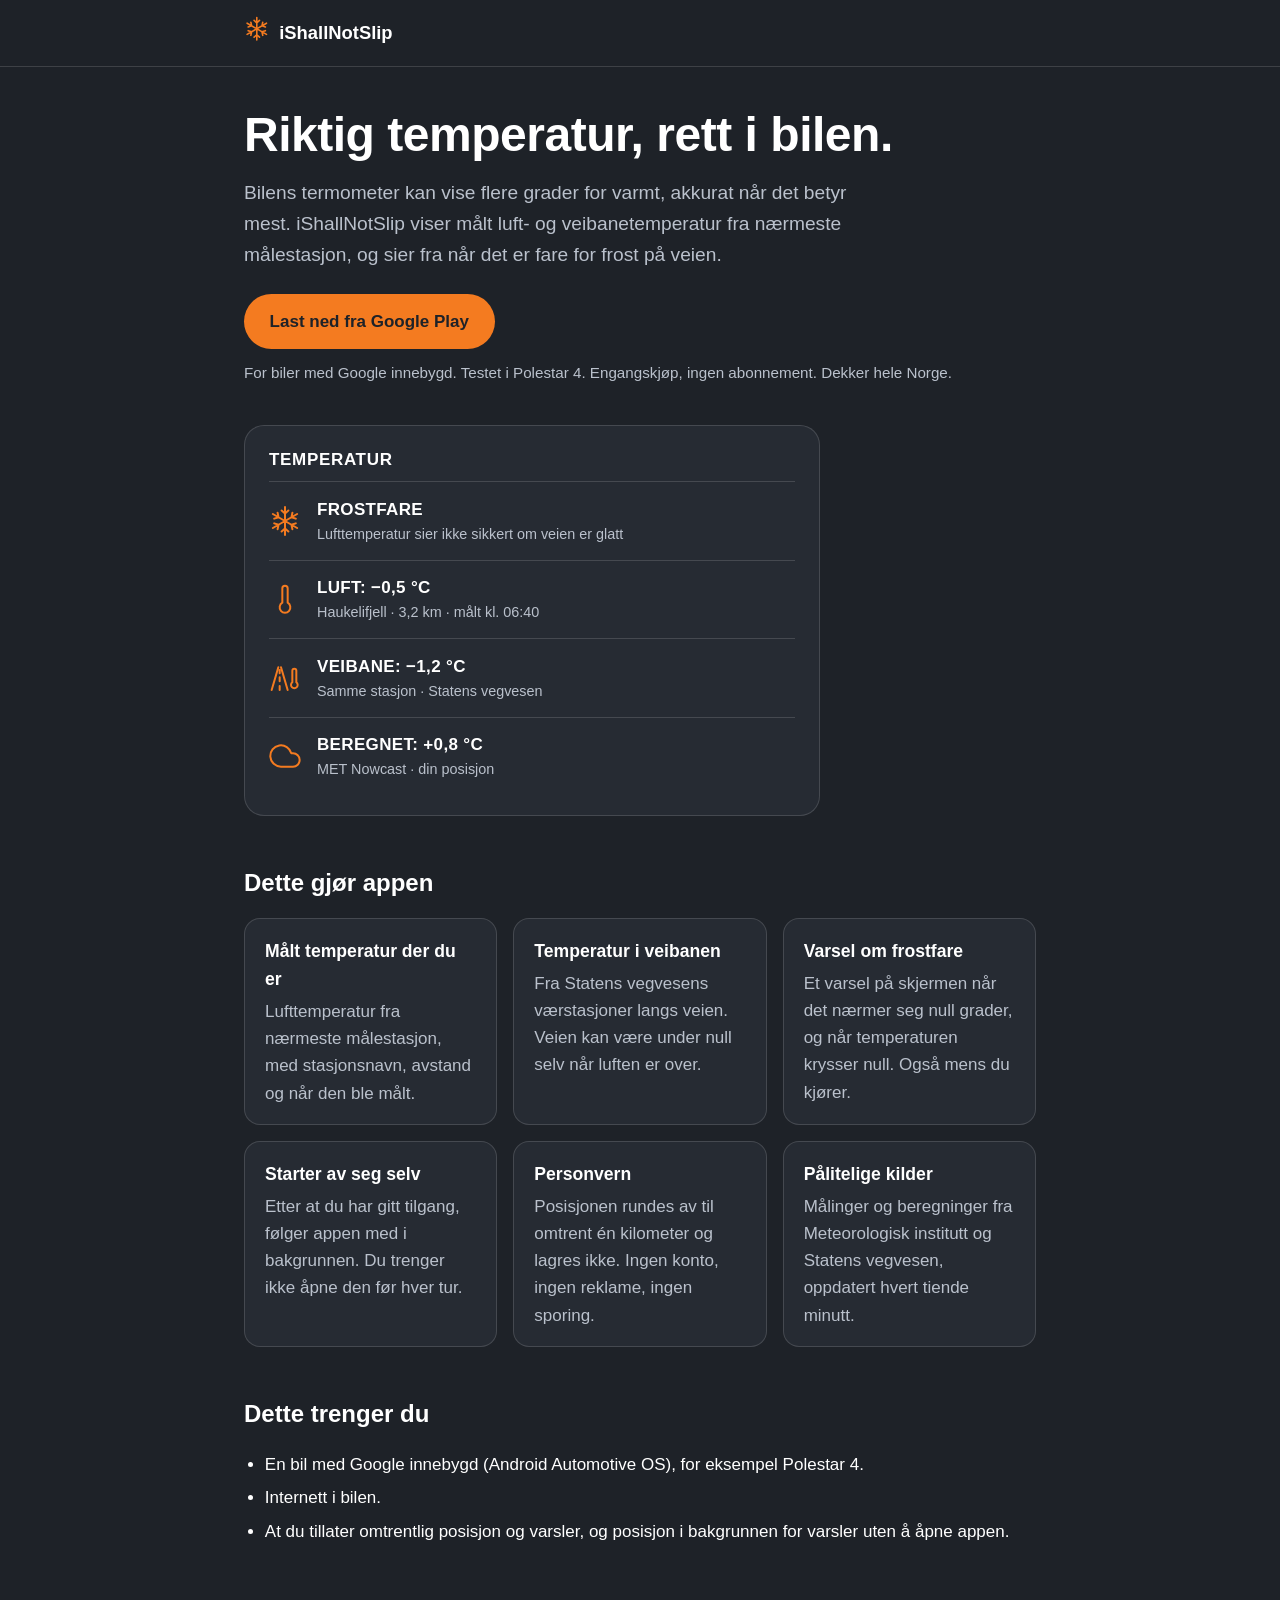
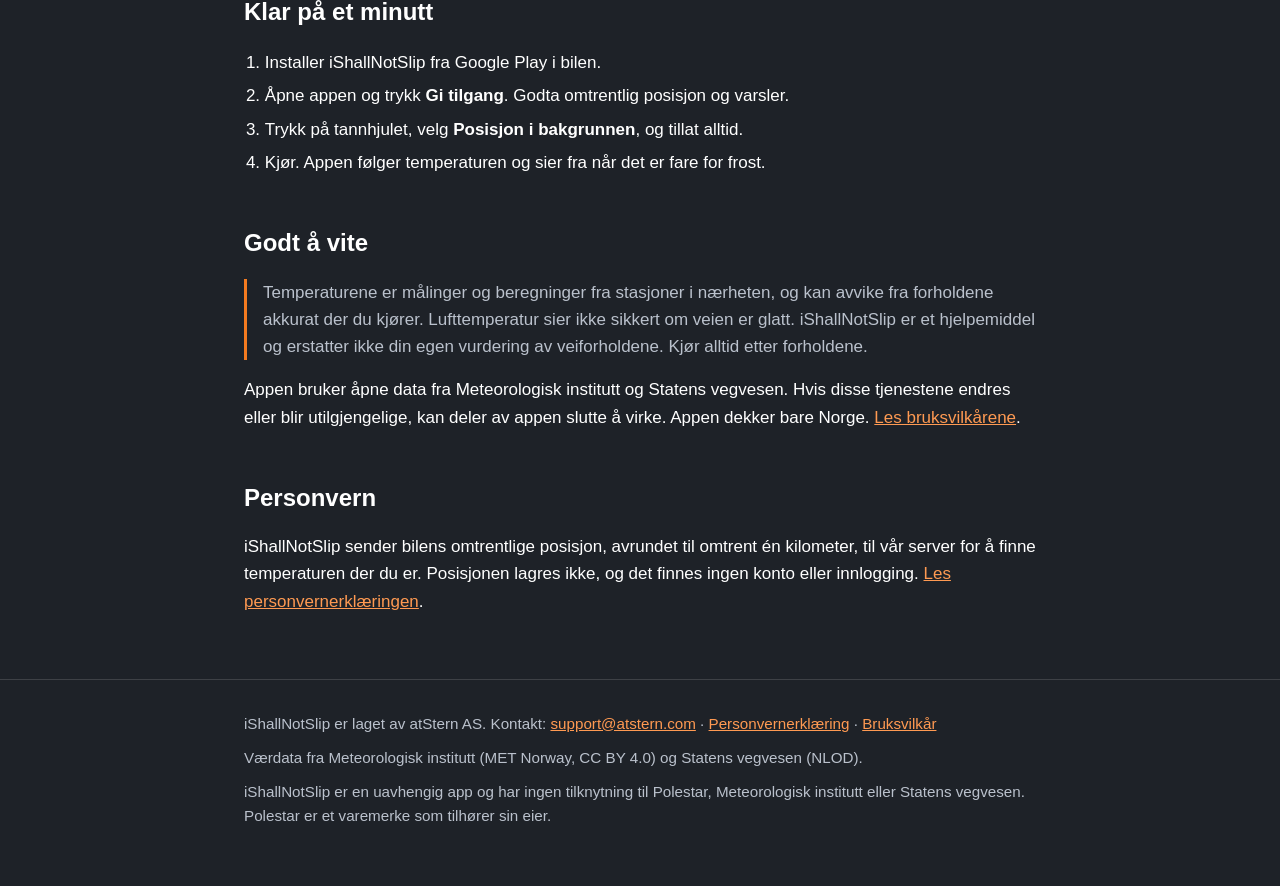
<file: index.html>
<!doctype html>
<html lang="nb">
<head>
<meta charset="utf-8">
<meta name="viewport" content="width=device-width, initial-scale=1">
<title>iShallNotSlip – riktig temperatur, rett i bilen</title>
<meta name="description" content="iShallNotSlip viser målt luft- og veibanetemperatur der bilen er, og varsler deg når det er fare for frost. For Polestar 4 med Google innebygd.">
<link rel="icon" href="data:image/svg+xml,%3Csvg xmlns='http://www.w3.org/2000/svg' viewBox='0 0 24 24' fill='none' stroke='%23F47B20' stroke-width='2' stroke-linecap='round'%3E%3Cpath d='M12 1.5L12 22.5 M2.91 6.75L21.09 17.25 M2.91 17.25L21.09 6.75'/%3E%3C/svg%3E">
<link rel="stylesheet" href="style.css">
</head>
<body>
<header class="topp"><div class="innhold"><a href="./"><svg viewBox="0 0 24 24" fill="none" stroke="#F47B20" stroke-width="1.5" stroke-linecap="round" stroke-linejoin="round" aria-hidden="true"><path d="M12 1.5L12 22.5 M2.91 6.75L21.09 17.25 M2.91 17.25L21.09 6.75 M12 6.4L9.47 4.12 M12 6.4L14.53 4.12 M7.15 9.2L3.92 10.25 M7.15 9.2L6.44 5.87 M7.15 14.8L6.44 18.13 M7.15 14.8L3.92 13.75 M12 17.6L14.53 19.88 M12 17.6L9.47 19.88 M16.85 14.8L20.08 13.75 M16.85 14.8L17.56 18.13 M16.85 9.2L17.56 5.87 M16.85 9.2L20.08 10.25"/></svg></a><a href="./">iShallNotSlip</a></div></header>
<main class="innhold">
<h1>Riktig temperatur, rett i bilen.</h1>
<p class="ingress">Bilens termometer kan vise flere grader for varmt, akkurat når det betyr mest. iShallNotSlip viser målt luft- og veibanetemperatur fra nærmeste målestasjon, og sier fra når det er fare for frost på veien.</p>
<a class="knapp" href="https://play.google.com/store/apps/details?id=com.atstern.ishallnotslip">Last ned fra Google Play</a>
<p class="liten">For biler med Google innebygd. Testet i Polestar 4. Engangskjøp, ingen abonnement. Dekker hele Norge.</p>

<div class="skjerm" role="img" aria-label="Eksempel på appens skjerm: frostfare, luft minus 0,5 grader, veibane minus 1,2 grader og beregnet pluss 0,8 grader">
<div class="tittel">TEMPERATUR</div>
<div class="rad"><svg viewBox="0 0 24 24" fill="none" stroke="#F47B20" stroke-width="1.5" stroke-linecap="round" stroke-linejoin="round" aria-hidden="true"><path d="M12 1.5L12 22.5 M2.91 6.75L21.09 17.25 M2.91 17.25L21.09 6.75 M12 6.4L9.47 4.12 M12 6.4L14.53 4.12 M7.15 9.2L3.92 10.25 M7.15 9.2L6.44 5.87 M7.15 14.8L6.44 18.13 M7.15 14.8L3.92 13.75 M12 17.6L14.53 19.88 M12 17.6L9.47 19.88 M16.85 14.8L20.08 13.75 M16.85 14.8L17.56 18.13 M16.85 9.2L17.56 5.87 M16.85 9.2L20.08 10.25"/></svg><div><div class="verdi">FROSTFARE</div><div class="under">Lufttemperatur sier ikke sikkert om veien er glatt</div></div></div>
<div class="rad"><svg viewBox="0 0 24 24" fill="none" stroke="#F47B20" stroke-width="1.5" stroke-linecap="round" stroke-linejoin="round" aria-hidden="true"><path d="M14 14.8V4a2 2 0 1 0-4 0v10.8a4 4 0 1 0 4 0z"/></svg><div><div class="verdi">LUFT: &minus;0,5 °C</div><div class="under">Haukelifjell · 3,2 km · målt kl. 06:40</div></div></div>
<div class="rad"><svg viewBox="0 0 24 24" fill="none" stroke="#F47B20" stroke-width="1.5" stroke-linecap="round" stroke-linejoin="round" aria-hidden="true"><path d="M2 21L7 4 M14 21L9 4 M8 18v3 M8 11.5v3 M8 6v2.5 M20.5 15.2V6.5a1.5 1.5 0 1 0-3 0v8.7a2.5 2.5 0 1 0 3 0z"/></svg><div><div class="verdi">VEIBANE: &minus;1,2 °C</div><div class="under">Samme stasjon · Statens vegvesen</div></div></div>
<div class="rad"><svg viewBox="0 0 24 24" fill="none" stroke="#F47B20" stroke-width="1.5" stroke-linecap="round" stroke-linejoin="round" aria-hidden="true"><path d="M18 10h-1.26A8 8 0 1 0 9 20h9a5 5 0 0 0 0-10z"/></svg><div><div class="verdi">BEREGNET: +0,8 °C</div><div class="under">MET Nowcast · din posisjon</div></div></div>
</div>

<h2>Dette gjør appen</h2>
<div class="kort">
<div><h3>Målt temperatur der du er</h3><p>Lufttemperatur fra nærmeste målestasjon, med stasjonsnavn, avstand og når den ble målt.</p></div>
<div><h3>Temperatur i veibanen</h3><p>Fra Statens vegvesens værstasjoner langs veien. Veien kan være under null selv når luften er over.</p></div>
<div><h3>Varsel om frostfare</h3><p>Et varsel på skjermen når det nærmer seg null grader, og når temperaturen krysser null. Også mens du kjører.</p></div>
<div><h3>Starter av seg selv</h3><p>Etter at du har gitt tilgang, følger appen med i bakgrunnen. Du trenger ikke åpne den før hver tur.</p></div>
<div><h3>Personvern</h3><p>Posisjonen rundes av til omtrent én kilometer og lagres ikke. Ingen konto, ingen reklame, ingen sporing.</p></div>
<div><h3>Pålitelige kilder</h3><p>Målinger og beregninger fra Meteorologisk institutt og Statens vegvesen, oppdatert hvert tiende minutt.</p></div>
</div>

<h2>Dette trenger du</h2>
<ul>
<li>En bil med Google innebygd (Android Automotive OS), for eksempel Polestar 4.</li>
<li>Internett i bilen.</li>
<li>At du tillater omtrentlig posisjon og varsler, og posisjon i bakgrunnen for varsler uten å åpne appen.</li>
</ul>

<h2>Klar på et minutt</h2>
<ol>
<li>Installer iShallNotSlip fra Google Play i bilen.</li>
<li>Åpne appen og trykk <strong>Gi tilgang</strong>. Godta omtrentlig posisjon og varsler.</li>
<li>Trykk på tannhjulet, velg <strong>Posisjon i bakgrunnen</strong>, og tillat alltid.</li>
<li>Kjør. Appen følger temperaturen og sier fra når det er fare for frost.</li>
</ol>

<h2>Godt å vite</h2>
<p class="merknad">Temperaturene er målinger og beregninger fra stasjoner i nærheten, og kan avvike fra forholdene akkurat der du kjører. Lufttemperatur sier ikke sikkert om veien er glatt. iShallNotSlip er et hjelpemiddel og erstatter ikke din egen vurdering av veiforholdene. Kjør alltid etter forholdene.</p>
<p>Appen bruker åpne data fra Meteorologisk institutt og Statens vegvesen. Hvis disse tjenestene endres eller blir utilgjengelige, kan deler av appen slutte å virke. Appen dekker bare Norge. <a href="vilkar.html">Les bruksvilkårene</a>.</p>

<h2>Personvern</h2>
<p>iShallNotSlip sender bilens omtrentlige posisjon, avrundet til omtrent én kilometer, til vår server for å finne temperaturen der du er. Posisjonen lagres ikke, og det finnes ingen konto eller innlogging. <a href="personvern.html">Les personvernerklæringen</a>.</p>
</main>
<footer><div class="innhold">
<p>iShallNotSlip er laget av atStern AS. Kontakt: <a href="mailto:support@atstern.com">support@atstern.com</a> · <a href="personvern.html">Personvernerklæring</a> · <a href="vilkar.html">Bruksvilkår</a></p>
<p>Værdata fra Meteorologisk institutt (MET Norway, CC BY 4.0) og Statens vegvesen (NLOD).</p>
<p>iShallNotSlip er en uavhengig app og har ingen tilknytning til Polestar, Meteorologisk institutt eller Statens vegvesen. Polestar er et varemerke som tilhører sin eier.</p>
</div></footer>
</body>
</html>
</file>
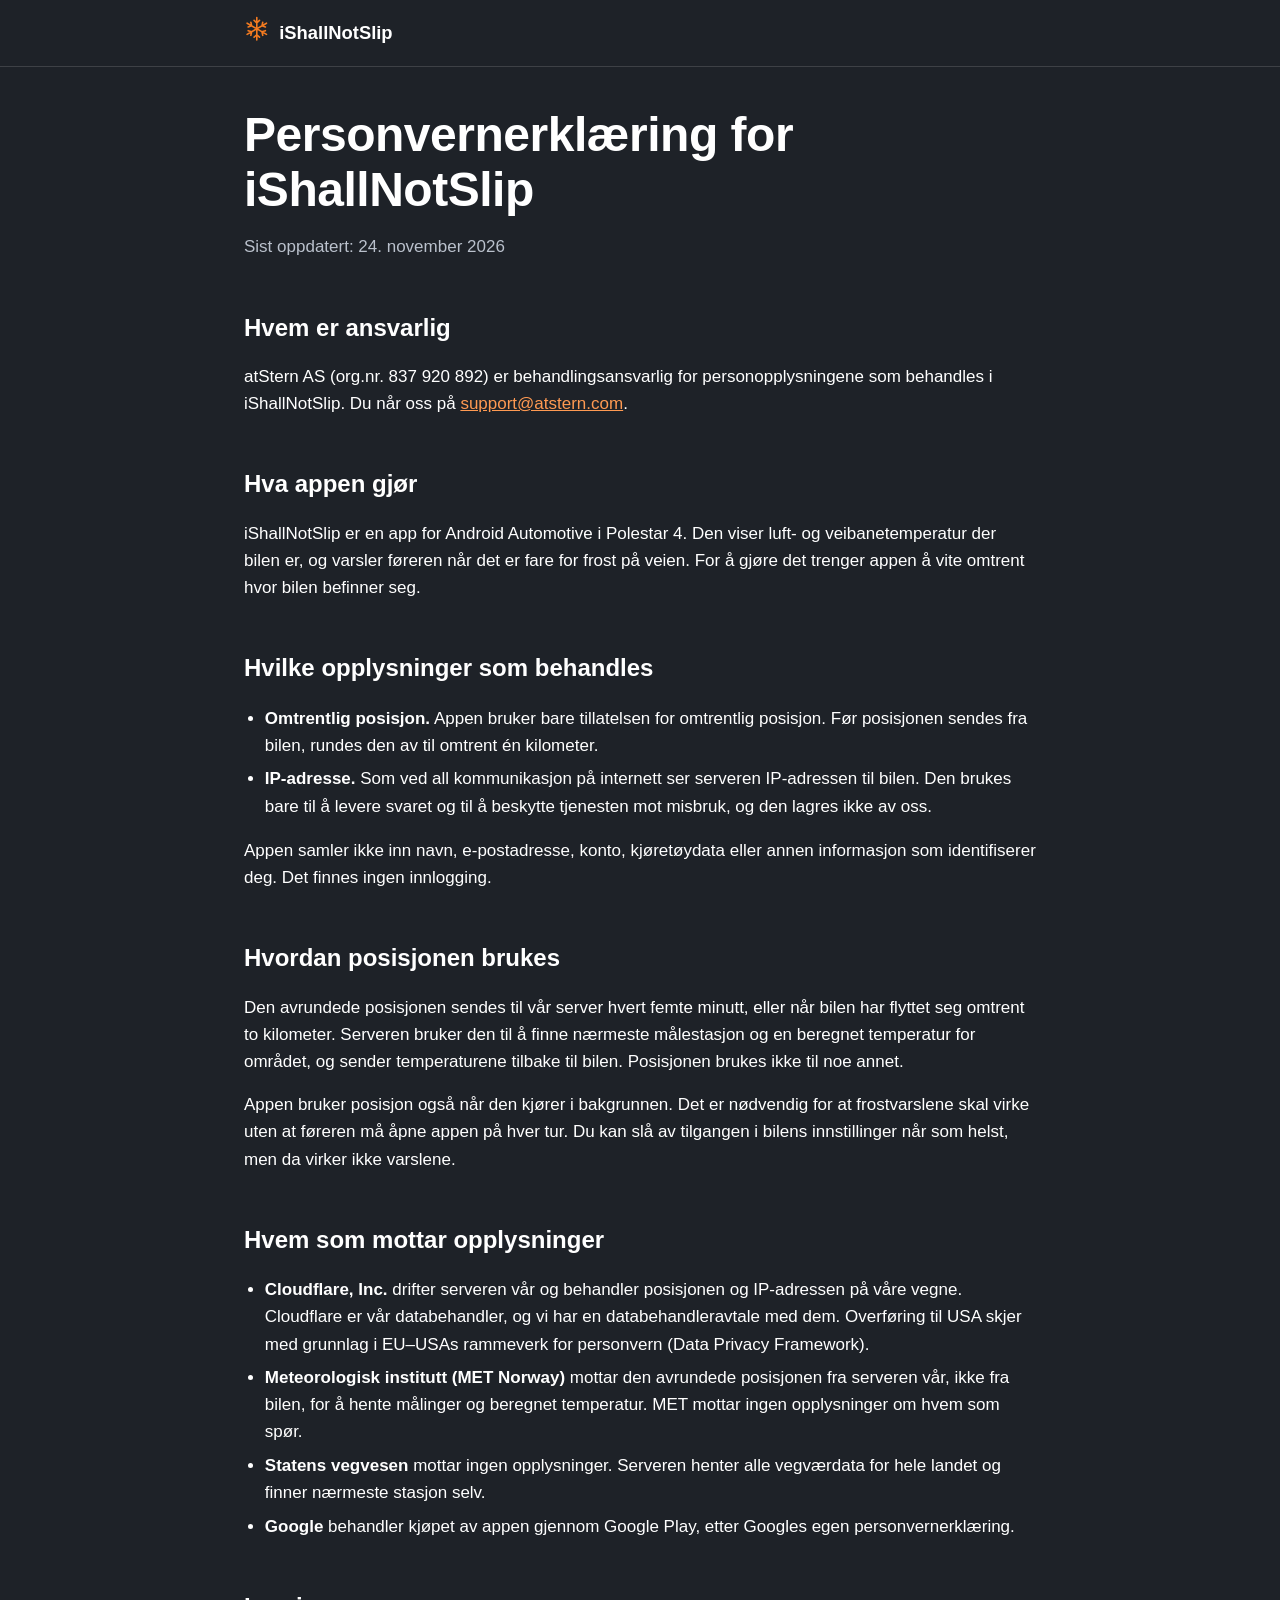
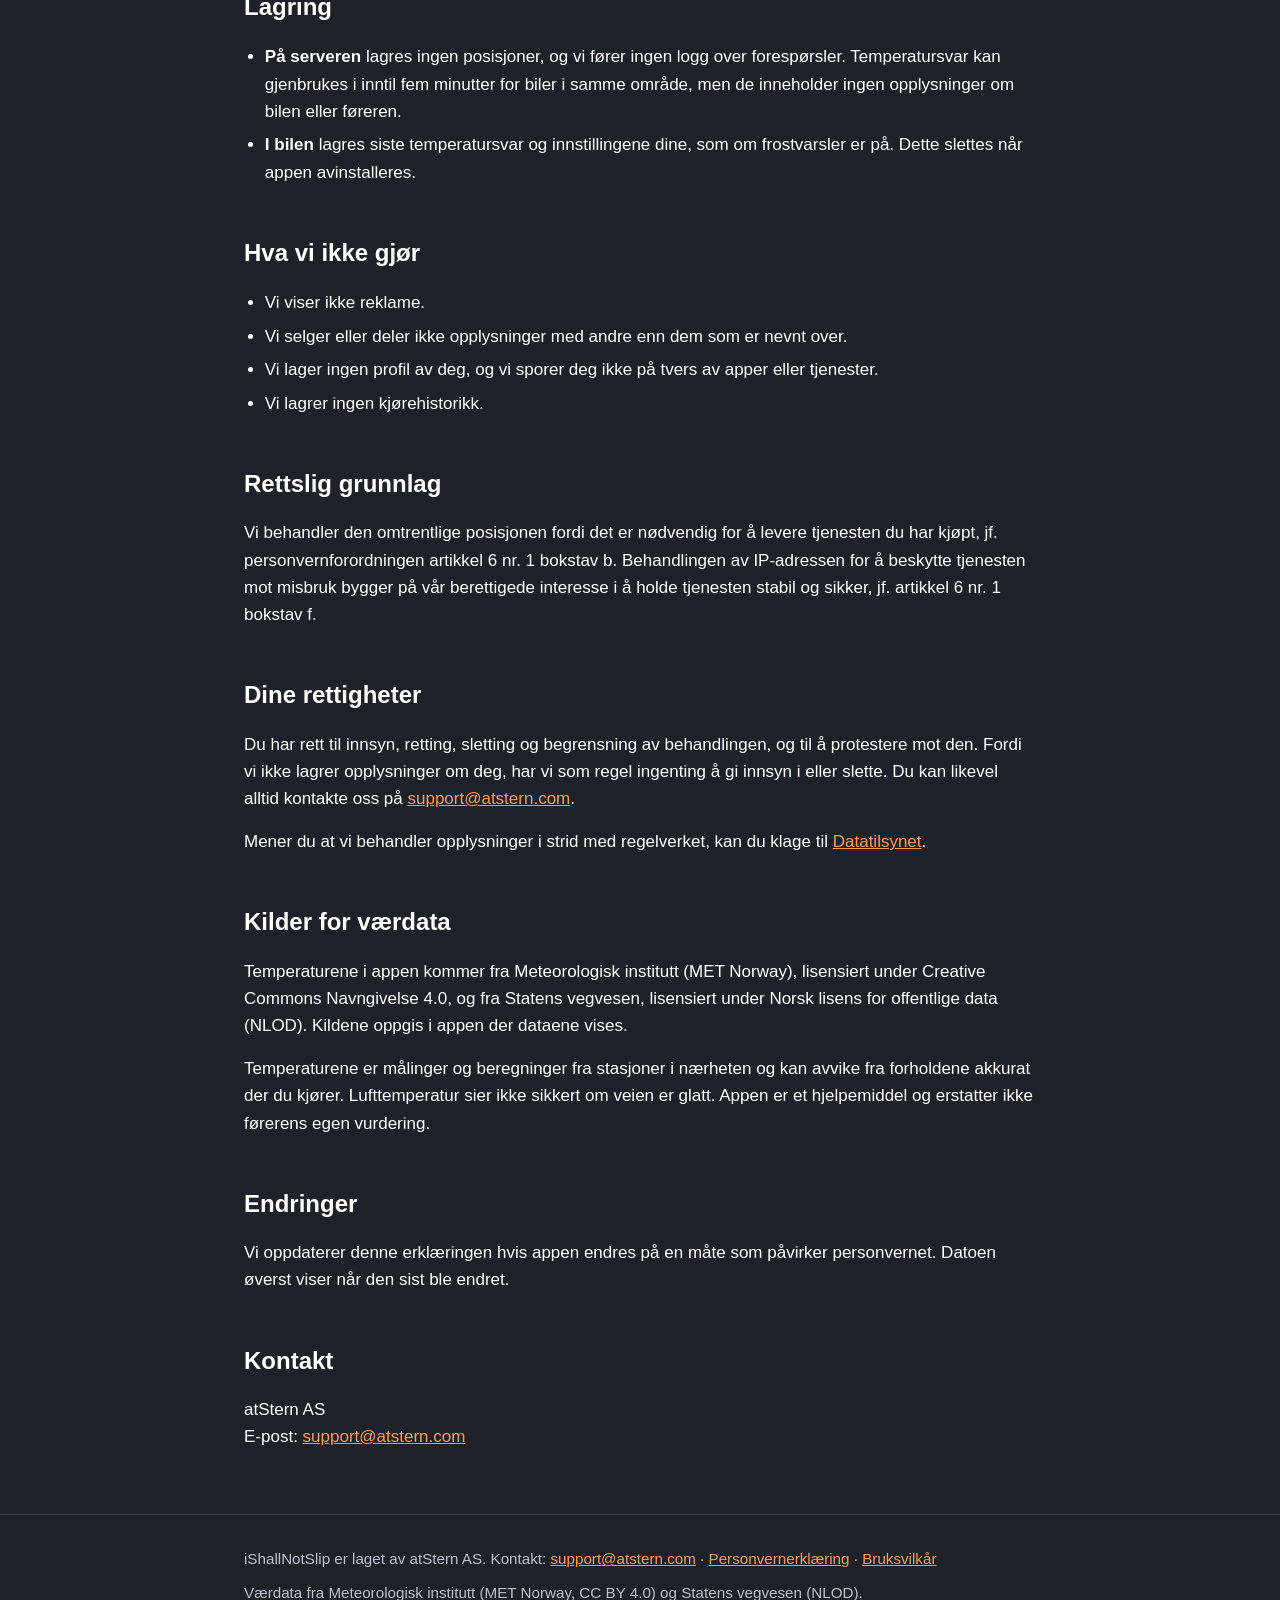
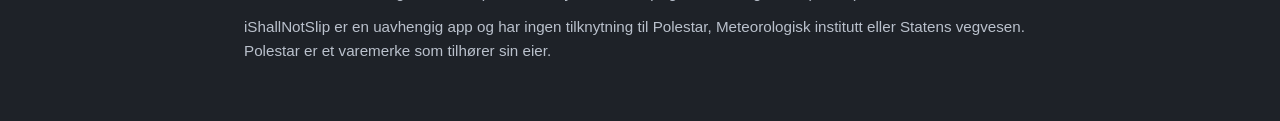
<file: personvern.html>
<!doctype html>
<html lang="nb">
<head>
<meta charset="utf-8">
<meta name="viewport" content="width=device-width, initial-scale=1">
<title>Personvernerklæring – iShallNotSlip</title>
<meta name="description" content="Hvordan iShallNotSlip behandler bilens omtrentlige posisjon.">
<link rel="icon" href="data:image/svg+xml,%3Csvg xmlns='http://www.w3.org/2000/svg' viewBox='0 0 24 24' fill='none' stroke='%23F47B20' stroke-width='2' stroke-linecap='round'%3E%3Cpath d='M12 1.5L12 22.5 M2.91 6.75L21.09 17.25 M2.91 17.25L21.09 6.75'/%3E%3C/svg%3E">
<link rel="stylesheet" href="style.css">
</head>
<body>
<header class="topp"><div class="innhold"><a href="./"><svg viewBox="0 0 24 24" fill="none" stroke="#F47B20" stroke-width="1.5" stroke-linecap="round" stroke-linejoin="round" aria-hidden="true"><path d="M12 1.5L12 22.5 M2.91 6.75L21.09 17.25 M2.91 17.25L21.09 6.75 M12 6.4L9.47 4.12 M12 6.4L14.53 4.12 M7.15 9.2L3.92 10.25 M7.15 9.2L6.44 5.87 M7.15 14.8L6.44 18.13 M7.15 14.8L3.92 13.75 M12 17.6L14.53 19.88 M12 17.6L9.47 19.88 M16.85 14.8L20.08 13.75 M16.85 14.8L17.56 18.13 M16.85 9.2L17.56 5.87 M16.85 9.2L20.08 10.25"/></svg></a><a href="./">iShallNotSlip</a></div></header>
<main class="innhold">
<h1>Personvernerklæring for iShallNotSlip</h1>
<p class="dato">Sist oppdatert: 24. november 2026</p>

<h2>Hvem er ansvarlig</h2>
<p>atStern AS (org.nr. 837 920 892) er behandlingsansvarlig for personopplysningene som behandles i iShallNotSlip. Du når oss på <a href="mailto:support@atstern.com">support@atstern.com</a>.</p>

<h2>Hva appen gjør</h2>
<p>iShallNotSlip er en app for Android Automotive i Polestar 4. Den viser luft- og veibanetemperatur der bilen er, og varsler føreren når det er fare for frost på veien. For å gjøre det trenger appen å vite omtrent hvor bilen befinner seg.</p>

<h2>Hvilke opplysninger som behandles</h2>
<ul>
<li><strong>Omtrentlig posisjon.</strong> Appen bruker bare tillatelsen for omtrentlig posisjon. Før posisjonen sendes fra bilen, rundes den av til omtrent én kilometer.</li>
<li><strong>IP-adresse.</strong> Som ved all kommunikasjon på internett ser serveren IP-adressen til bilen. Den brukes bare til å levere svaret og til å beskytte tjenesten mot misbruk, og den lagres ikke av oss.</li>
</ul>
<p>Appen samler ikke inn navn, e-postadresse, konto, kjøretøydata eller annen informasjon som identifiserer deg. Det finnes ingen innlogging.</p>

<h2>Hvordan posisjonen brukes</h2>
<p>Den avrundede posisjonen sendes til vår server hvert femte minutt, eller når bilen har flyttet seg omtrent to kilometer. Serveren bruker den til å finne nærmeste målestasjon og en beregnet temperatur for området, og sender temperaturene tilbake til bilen. Posisjonen brukes ikke til noe annet.</p>
<p>Appen bruker posisjon også når den kjører i bakgrunnen. Det er nødvendig for at frostvarslene skal virke uten at føreren må åpne appen på hver tur. Du kan slå av tilgangen i bilens innstillinger når som helst, men da virker ikke varslene.</p>

<h2>Hvem som mottar opplysninger</h2>
<ul>
<li><strong>Cloudflare, Inc.</strong> drifter serveren vår og behandler posisjonen og IP-adressen på våre vegne. Cloudflare er vår databehandler, og vi har en databehandleravtale med dem. Overføring til USA skjer med grunnlag i EU–USAs rammeverk for personvern (Data Privacy Framework).</li>
<li><strong>Meteorologisk institutt (MET Norway)</strong> mottar den avrundede posisjonen fra serveren vår, ikke fra bilen, for å hente målinger og beregnet temperatur. MET mottar ingen opplysninger om hvem som spør.</li>
<li><strong>Statens vegvesen</strong> mottar ingen opplysninger. Serveren henter alle vegværdata for hele landet og finner nærmeste stasjon selv.</li>
<li><strong>Google</strong> behandler kjøpet av appen gjennom Google Play, etter Googles egen personvernerklæring.</li>
</ul>

<h2>Lagring</h2>
<ul>
<li><strong>På serveren</strong> lagres ingen posisjoner, og vi fører ingen logg over forespørsler. Temperatursvar kan gjenbrukes i inntil fem minutter for biler i samme område, men de inneholder ingen opplysninger om bilen eller føreren.</li>
<li><strong>I bilen</strong> lagres siste temperatursvar og innstillingene dine, som om frostvarsler er på. Dette slettes når appen avinstalleres.</li>
</ul>

<h2>Hva vi ikke gjør</h2>
<ul>
<li>Vi viser ikke reklame.</li>
<li>Vi selger eller deler ikke opplysninger med andre enn dem som er nevnt over.</li>
<li>Vi lager ingen profil av deg, og vi sporer deg ikke på tvers av apper eller tjenester.</li>
<li>Vi lagrer ingen kjørehistorikk.</li>
</ul>

<h2>Rettslig grunnlag</h2>
<p>Vi behandler den omtrentlige posisjonen fordi det er nødvendig for å levere tjenesten du har kjøpt, jf. personvernforordningen artikkel 6 nr. 1 bokstav b. Behandlingen av IP-adressen for å beskytte tjenesten mot misbruk bygger på vår berettigede interesse i å holde tjenesten stabil og sikker, jf. artikkel 6 nr. 1 bokstav f.</p>

<h2>Dine rettigheter</h2>
<p>Du har rett til innsyn, retting, sletting og begrensning av behandlingen, og til å protestere mot den. Fordi vi ikke lagrer opplysninger om deg, har vi som regel ingenting å gi innsyn i eller slette. Du kan likevel alltid kontakte oss på <a href="mailto:support@atstern.com">support@atstern.com</a>.</p>
<p>Mener du at vi behandler opplysninger i strid med regelverket, kan du klage til <a href="https://www.datatilsynet.no">Datatilsynet</a>.</p>

<h2>Kilder for værdata</h2>
<p>Temperaturene i appen kommer fra Meteorologisk institutt (MET Norway), lisensiert under Creative Commons Navngivelse 4.0, og fra Statens vegvesen, lisensiert under Norsk lisens for offentlige data (NLOD). Kildene oppgis i appen der dataene vises.</p>
<p>Temperaturene er målinger og beregninger fra stasjoner i nærheten og kan avvike fra forholdene akkurat der du kjører. Lufttemperatur sier ikke sikkert om veien er glatt. Appen er et hjelpemiddel og erstatter ikke førerens egen vurdering.</p>

<h2>Endringer</h2>
<p>Vi oppdaterer denne erklæringen hvis appen endres på en måte som påvirker personvernet. Datoen øverst viser når den sist ble endret.</p>

<h2>Kontakt</h2>
<p>atStern AS<br>E-post: <a href="mailto:support@atstern.com">support@atstern.com</a></p>
</main>
<footer><div class="innhold">
<p>iShallNotSlip er laget av atStern AS. Kontakt: <a href="mailto:support@atstern.com">support@atstern.com</a> · <a href="personvern.html">Personvernerklæring</a> · <a href="vilkar.html">Bruksvilkår</a></p>
<p>Værdata fra Meteorologisk institutt (MET Norway, CC BY 4.0) og Statens vegvesen (NLOD).</p>
<p>iShallNotSlip er en uavhengig app og har ingen tilknytning til Polestar, Meteorologisk institutt eller Statens vegvesen. Polestar er et varemerke som tilhører sin eier.</p>
</div></footer>
</body>
</html>
</file>
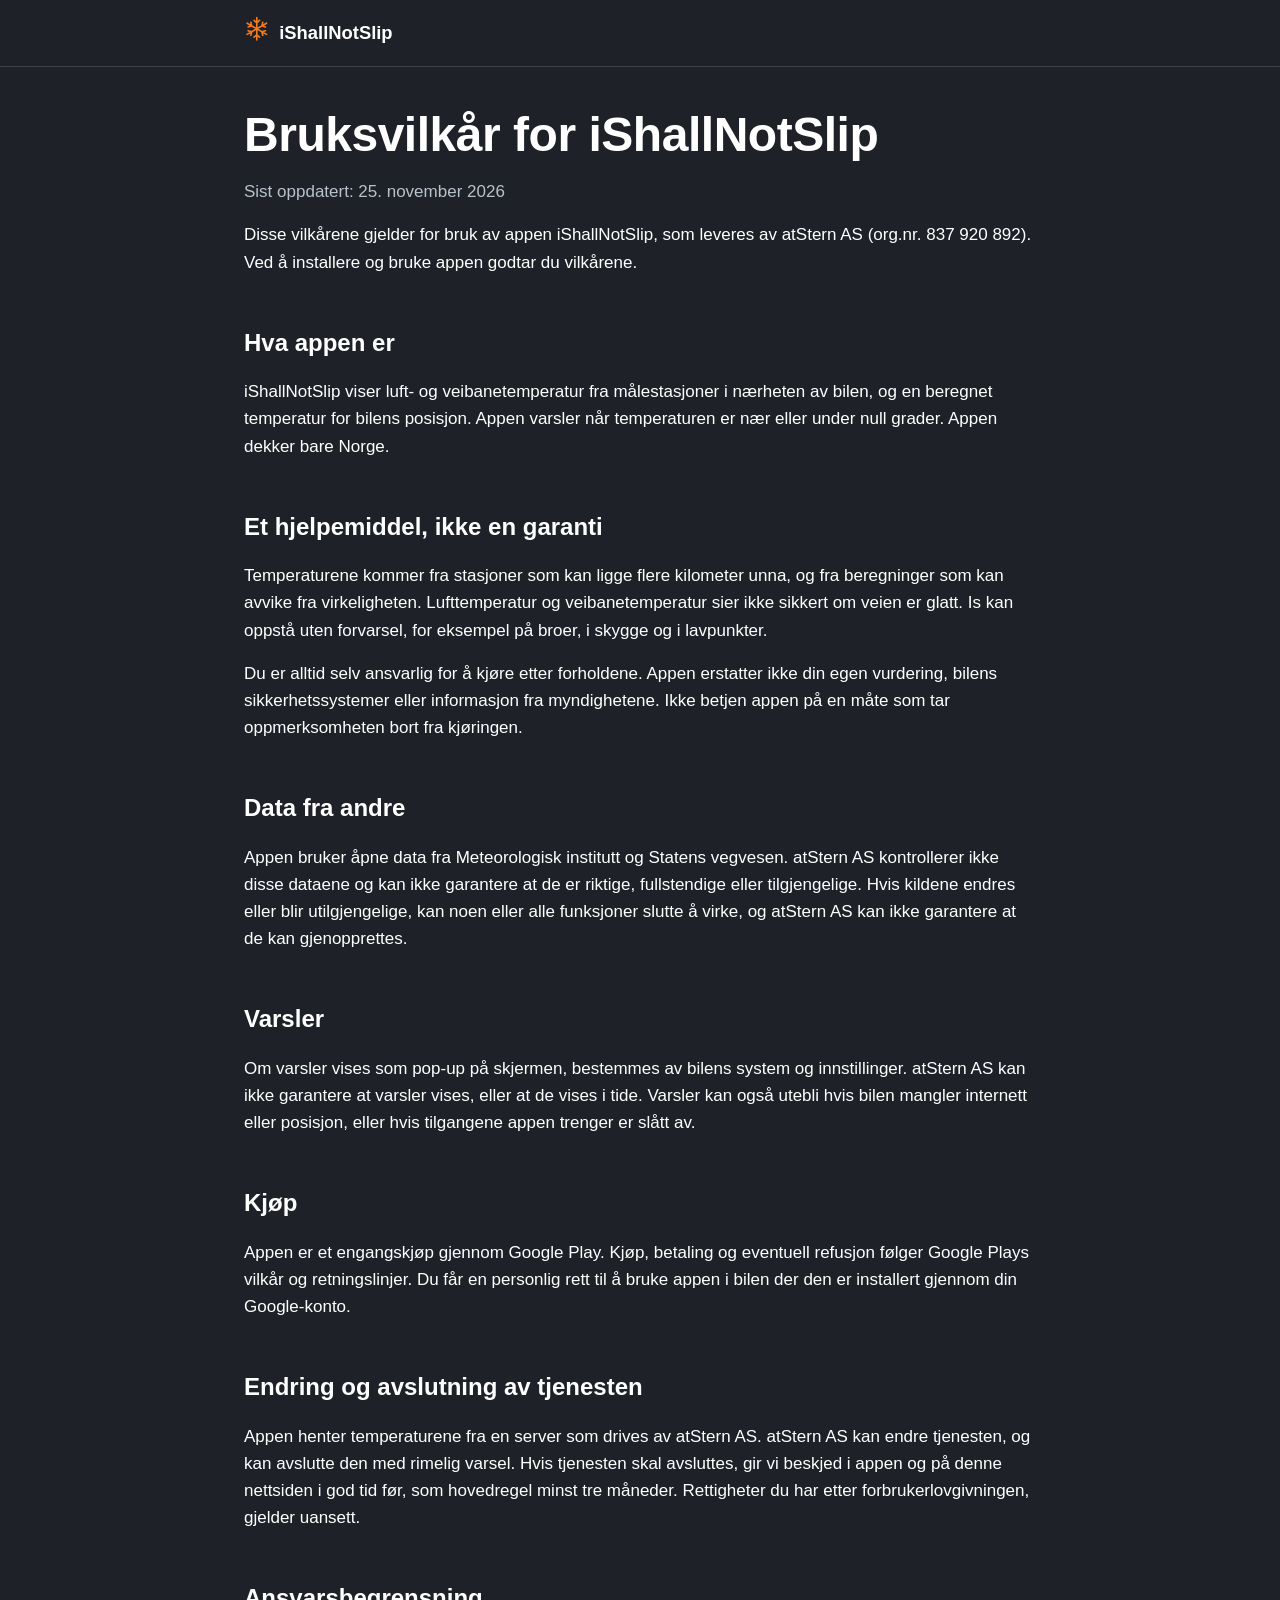
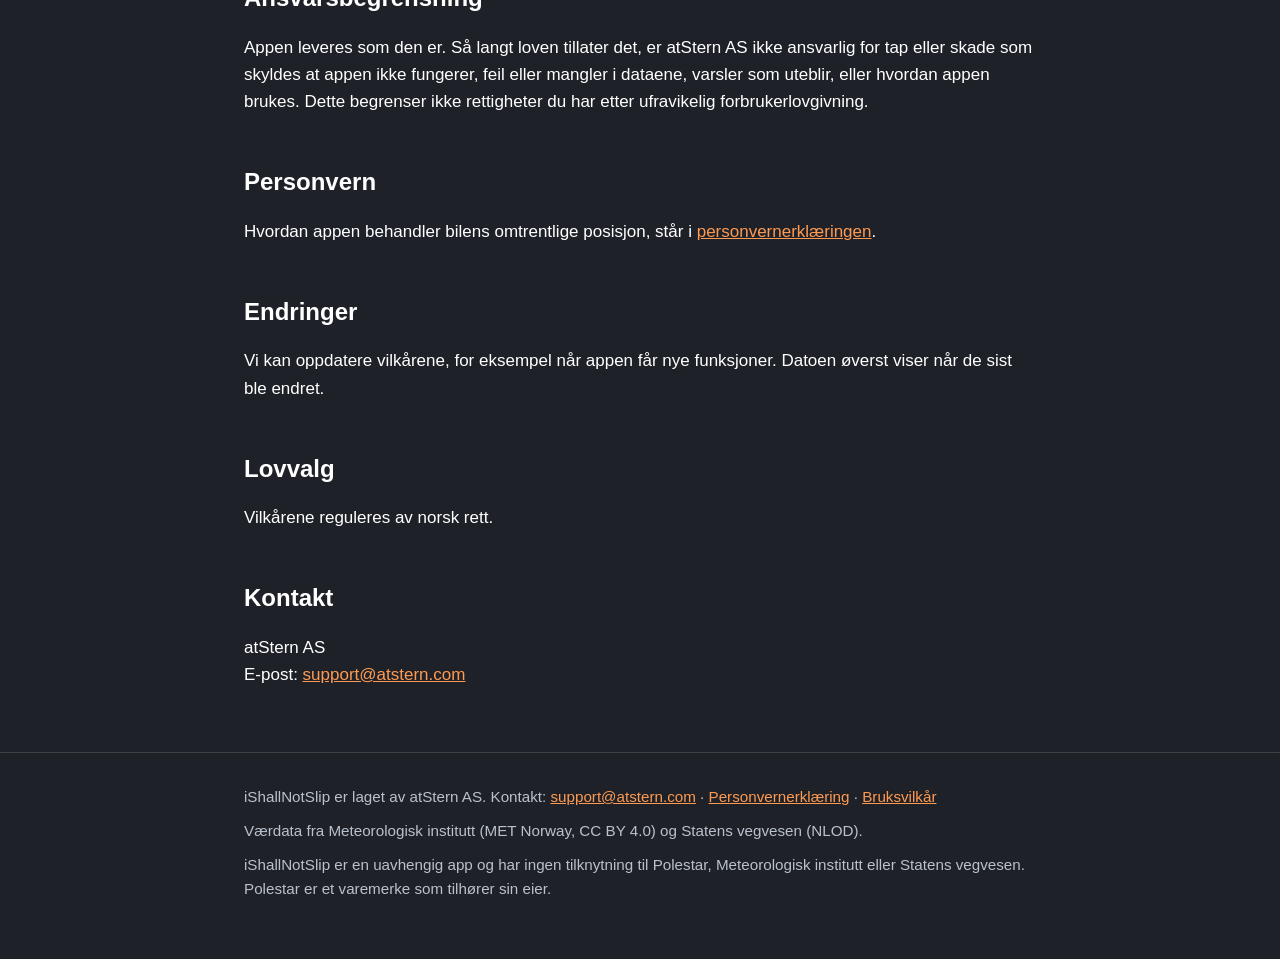
<file: vilkar.html>
<!doctype html>
<html lang="nb">
<head>
<meta charset="utf-8">
<meta name="viewport" content="width=device-width, initial-scale=1">
<title>Bruksvilkår – iShallNotSlip</title>
<meta name="description" content="Bruksvilkår for appen iShallNotSlip.">
<link rel="icon" href="data:image/svg+xml,%3Csvg xmlns='http://www.w3.org/2000/svg' viewBox='0 0 24 24' fill='none' stroke='%23F47B20' stroke-width='2' stroke-linecap='round'%3E%3Cpath d='M12 1.5L12 22.5 M2.91 6.75L21.09 17.25 M2.91 17.25L21.09 6.75'/%3E%3C/svg%3E">
<link rel="stylesheet" href="style.css">
</head>
<body>
<header class="topp"><div class="innhold"><a href="./"><svg viewBox="0 0 24 24" fill="none" stroke="#F47B20" stroke-width="1.5" stroke-linecap="round" stroke-linejoin="round" aria-hidden="true"><path d="M12 1.5L12 22.5 M2.91 6.75L21.09 17.25 M2.91 17.25L21.09 6.75 M12 6.4L9.47 4.12 M12 6.4L14.53 4.12 M7.15 9.2L3.92 10.25 M7.15 9.2L6.44 5.87 M7.15 14.8L6.44 18.13 M7.15 14.8L3.92 13.75 M12 17.6L14.53 19.88 M12 17.6L9.47 19.88 M16.85 14.8L20.08 13.75 M16.85 14.8L17.56 18.13 M16.85 9.2L17.56 5.87 M16.85 9.2L20.08 10.25"/></svg></a><a href="./">iShallNotSlip</a></div></header>
<main class="innhold">
<h1>Bruksvilkår for iShallNotSlip</h1>
<p class="dato">Sist oppdatert: 25. november 2026</p>

<p>Disse vilkårene gjelder for bruk av appen iShallNotSlip, som leveres av atStern AS (org.nr. 837 920 892). Ved å installere og bruke appen godtar du vilkårene.</p>

<h2>Hva appen er</h2>
<p>iShallNotSlip viser luft- og veibanetemperatur fra målestasjoner i nærheten av bilen, og en beregnet temperatur for bilens posisjon. Appen varsler når temperaturen er nær eller under null grader. Appen dekker bare Norge.</p>

<h2>Et hjelpemiddel, ikke en garanti</h2>
<p>Temperaturene kommer fra stasjoner som kan ligge flere kilometer unna, og fra beregninger som kan avvike fra virkeligheten. Lufttemperatur og veibanetemperatur sier ikke sikkert om veien er glatt. Is kan oppstå uten forvarsel, for eksempel på broer, i skygge og i lavpunkter.</p>
<p>Du er alltid selv ansvarlig for å kjøre etter forholdene. Appen erstatter ikke din egen vurdering, bilens sikkerhetssystemer eller informasjon fra myndighetene. Ikke betjen appen på en måte som tar oppmerksomheten bort fra kjøringen.</p>

<h2>Data fra andre</h2>
<p>Appen bruker åpne data fra Meteorologisk institutt og Statens vegvesen. atStern AS kontrollerer ikke disse dataene og kan ikke garantere at de er riktige, fullstendige eller tilgjengelige. Hvis kildene endres eller blir utilgjengelige, kan noen eller alle funksjoner slutte å virke, og atStern AS kan ikke garantere at de kan gjenopprettes.</p>

<h2>Varsler</h2>
<p>Om varsler vises som pop-up på skjermen, bestemmes av bilens system og innstillinger. atStern AS kan ikke garantere at varsler vises, eller at de vises i tide. Varsler kan også utebli hvis bilen mangler internett eller posisjon, eller hvis tilgangene appen trenger er slått av.</p>

<h2>Kjøp</h2>
<p>Appen er et engangskjøp gjennom Google Play. Kjøp, betaling og eventuell refusjon følger Google Plays vilkår og retningslinjer. Du får en personlig rett til å bruke appen i bilen der den er installert gjennom din Google-konto.</p>

<h2>Endring og avslutning av tjenesten</h2>
<p>Appen henter temperaturene fra en server som drives av atStern AS. atStern AS kan endre tjenesten, og kan avslutte den med rimelig varsel. Hvis tjenesten skal avsluttes, gir vi beskjed i appen og på denne nettsiden i god tid før, som hovedregel minst tre måneder. Rettigheter du har etter forbrukerlovgivningen, gjelder uansett.</p>

<h2>Ansvarsbegrensning</h2>
<p>Appen leveres som den er. Så langt loven tillater det, er atStern AS ikke ansvarlig for tap eller skade som skyldes at appen ikke fungerer, feil eller mangler i dataene, varsler som uteblir, eller hvordan appen brukes. Dette begrenser ikke rettigheter du har etter ufravikelig forbrukerlovgivning.</p>

<h2>Personvern</h2>
<p>Hvordan appen behandler bilens omtrentlige posisjon, står i <a href="personvern.html">personvernerklæringen</a>.</p>

<h2>Endringer</h2>
<p>Vi kan oppdatere vilkårene, for eksempel når appen får nye funksjoner. Datoen øverst viser når de sist ble endret.</p>

<h2>Lovvalg</h2>
<p>Vilkårene reguleres av norsk rett.</p>

<h2>Kontakt</h2>
<p>atStern AS<br>E-post: <a href="mailto:support@atstern.com">support@atstern.com</a></p>
</main>
<footer><div class="innhold">
<p>iShallNotSlip er laget av atStern AS. Kontakt: <a href="mailto:support@atstern.com">support@atstern.com</a> · <a href="personvern.html">Personvernerklæring</a> · <a href="vilkar.html">Bruksvilkår</a></p>
<p>Værdata fra Meteorologisk institutt (MET Norway, CC BY 4.0) og Statens vegvesen (NLOD).</p>
<p>iShallNotSlip er en uavhengig app og har ingen tilknytning til Polestar, Meteorologisk institutt eller Statens vegvesen. Polestar er et varemerke som tilhører sin eier.</p>
</div></footer>
</body>
</html>
</file>
<file: style.css>
:root {
  --bakgrunn: #1E2228;
  --flate: #262B33;
  --kant: rgba(255, 255, 255, 0.14);
  --tekst: #FFFFFF;
  --dempet: #BAC1CC;
  --oransje: #F47B20;
  --oransje-lenke: #FF9A52;
}
* { box-sizing: border-box; }
html { -webkit-text-size-adjust: 100%; }
body {
  margin: 0;
  background: var(--bakgrunn);
  color: var(--tekst);
  font-family: -apple-system, BlinkMacSystemFont, "Segoe UI", Roboto, "Helvetica Neue", Arial, sans-serif;
  font-size: 1.0625rem;
  line-height: 1.6;
}
a { color: var(--oransje-lenke); }
a:hover { color: #FFB884; }
.innhold { max-width: 52rem; margin: 0 auto; padding: 0 1.25rem; }
header.topp { border-bottom: 1px solid var(--kant); }
header.topp .innhold { display: flex; align-items: center; gap: 0.6rem; padding-top: 1rem; padding-bottom: 1rem; }
header.topp a { color: var(--tekst); text-decoration: none; font-weight: 600; font-size: 1.15rem; }
header.topp svg { width: 1.6rem; height: 1.6rem; flex: none; }
h1 { font-size: clamp(2rem, 6vw, 3rem); line-height: 1.15; margin: 2.5rem 0 1rem; letter-spacing: -0.01em; }
h2 { font-size: 1.5rem; margin: 3rem 0 1rem; }
h3 { font-size: 1.1rem; margin: 0 0 0.3rem; }
p { margin: 0 0 1rem; }
.ingress { font-size: 1.2rem; color: var(--dempet); max-width: 40rem; }
.knapp {
  display: inline-block; margin: 0.5rem 0 0.75rem; padding: 0.85rem 1.6rem; border-radius: 999px;
  background: var(--oransje); color: #1E2228; font-weight: 700; text-decoration: none;
}
.knapp:hover { background: #FF8A35; color: #1E2228; }
.liten { font-size: 0.95rem; color: var(--dempet); }
.skjerm {
  margin: 2.5rem 0; background: var(--flate); border: 1px solid var(--kant); border-radius: 1.25rem;
  padding: 1.25rem 1.5rem; max-width: 36rem;
}
.skjerm .tittel { font-weight: 600; letter-spacing: 0.04em; margin-bottom: 0.5rem; }
.rad { display: flex; gap: 1rem; align-items: center; padding: 0.85rem 0; border-top: 1px solid var(--kant); }
.rad svg { width: 2rem; height: 2rem; flex: none; }
.rad .verdi { font-weight: 600; letter-spacing: 0.02em; }
.rad .under { font-size: 0.9rem; color: var(--dempet); }
.kort { display: grid; grid-template-columns: repeat(auto-fit, minmax(15rem, 1fr)); gap: 1rem; }
.kort > div { background: var(--flate); border: 1px solid var(--kant); border-radius: 1rem; padding: 1.1rem 1.25rem; }
.kort p { margin: 0; color: var(--dempet); }
ul, ol { padding-left: 1.3rem; }
li { margin-bottom: 0.4rem; }
.merknad { border-left: 3px solid var(--oransje); padding-left: 1rem; color: var(--dempet); }
footer { margin-top: 4rem; border-top: 1px solid var(--kant); padding: 2rem 0 3rem; color: var(--dempet); font-size: 0.95rem; }
footer p { margin-bottom: 0.6rem; }
.dato { color: var(--dempet); }
</file>
